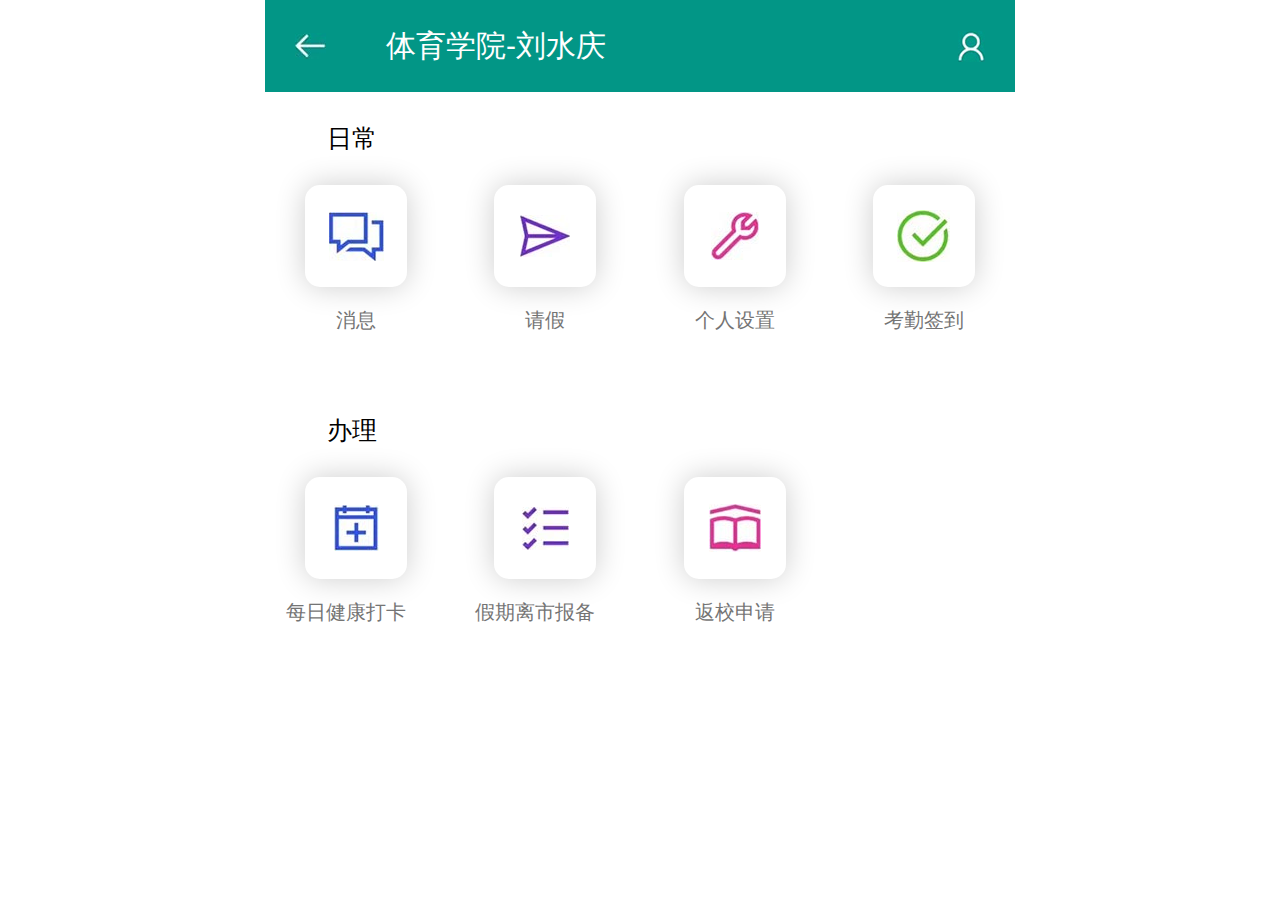
<file: index.html>
<!DOCTYPE html>
<html>
<head>
	<meta charset="utf-8">
	<meta name="viewport" content="target-densitydpi=device-dpi, width=device-width,height=device-height, initial-scale=1, user-scalable=no, minimum-scale=1.0, maximum-scale=1.0,shrink-to-fit=no" />
	<meta name="format-detection" content="telephone=no"/>
	<script type="text/javascript" src="js/rem.js"></script>
	<link type="text/css" rel="stylesheet" href="css/css.css"/>
	<title>师大移动学工用户中心</title>
</head>

<body>	
<header>
	<div class="back"><a href="javascript:;"><img src="img/hback.jpg" alt=""></a> 体育学院-刘水庆</div>
	<div class="user"><img src="img/huser.jpg" ></div>
</header>

<div class="index">
	<div class="item item_01">
		<h2>日常</h2>
		<ul>
			<li><a href="javascript:;"><div class="thumb"><img src="img/icon_01.jpg" alt=""></div><p>消息</p></a></li>
			<li><a href="ok.html"><div class="thumb"><img src="img/icon_02.jpg" alt=""></div><p>请假</p></a></li>
			<li><a href="javascript:;"><div class="thumb"><img src="img/icon_03.jpg" alt=""></div><p>个人设置</p></a></li>
			<li><a href="javascript:;"><div class="thumb"><img src="img/icon_04.jpg" alt=""></div><p>考勤签到</p></a></li>
		</ul>
	</div>
	<div class="item item_02">
		<h2>办理</h2>
		<ul>
			<li><a href="javascript:;"><div class="thumb"><img src="img/icon_05.jpg" alt=""></div><p>每日健康打卡</p></a></li>
			<li><a href="javascript:;"><div class="thumb"><img src="img/icon_06.jpg" alt=""></div><p>假期离市报备</p></a></li>
			<li><a href="javascript:;"><div class="thumb"><img src="img/icon_07.jpg" alt=""></div><p>返校申请</p></a></li>
			<li><a href="javascript:;"><div class="thumb"><img src="img/icon_07.jpg" alt=""></div><p>返校申请</p></a></li>
		</ul>
	</div>
</div>
</body>
</html>
</file>
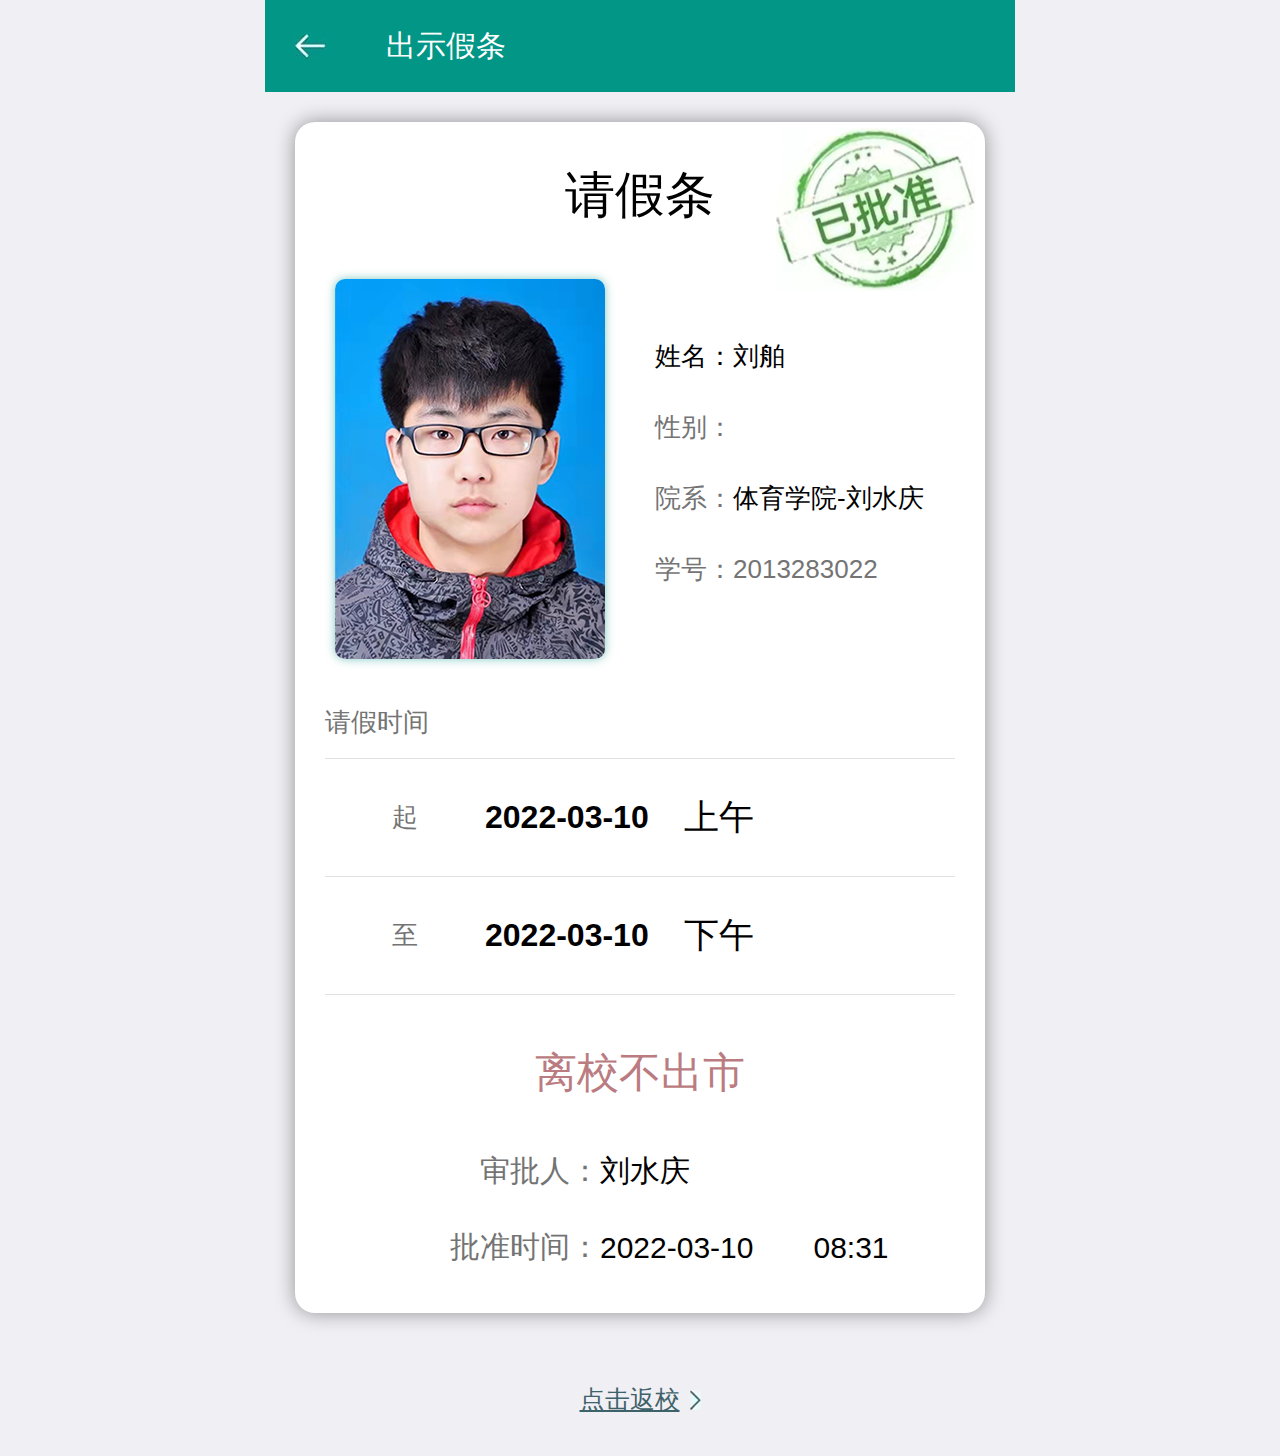
<file: ok.html>
<!DOCTYPE html>
<html>
<head>
	<meta charset="utf-8">
	<meta name="viewport" content="target-densitydpi=device-dpi, width=device-width,height=device-height, initial-scale=1, user-scalable=no, minimum-scale=1.0, maximum-scale=1.0,shrink-to-fit=no" />
	<meta name="format-detection" content="telephone=no"/>
	<script type="text/javascript" src="js/rem.js"></script>
	<link type="text/css" rel="stylesheet" href="css/css.css"/>
	<title>师大移动学工用户中心</title>
</head>

<body style="background: #f0eff4;">	
<header>
	<div class="back"><a href="index.html"><img src="img/hback.jpg" alt=""></a> 出示假条</div>
	<div class="user"></div>
</header>

<div class="section">
	<div class="ok">
		<div class="item_01">
			<div class="title">请假条</div>
			<div class="box">
				<div class="thumb"><img src="img/face.jpg" ></div>
				<div class="info">
					<div class="t">姓名：刘舶</div>
					<ul>
						<li><span>性别：</span></li>
						<li><span>院系：</span>体育学院-刘水庆</li>
						<li><span>学号：</span>2013283022</li>
					</ul>
				</div>
			</div>
		</div>
		<div class="item_02">
			<div class="t">请假时间</div>
			<ul>
				<li><p>起</p><div class="time">2022-03-10</div><span>上午</span></li>
				<li><p>至</p><div class="time">2022-03-10</div><span>下午</span></li>
			</ul>
		</div>
		<div class="item_03">
			<div class="t">离校不出市</div>
			<ul>
				<li><p>审批人：</p><p>刘水庆</p></li>
				<li><p>批准时间：</p><p>2022-03-10</p><div class="time">08:31</div></li>
			</ul>
		</div>
	</div>
</div>

<footer><a href="javascript:;">点击返校</a> <img src="img/jt.jpg" ></footer>
</body>
</html>
</file>
<file: css/css.css>
/*通用类*/
* {
	margin: 0;
	padding: 0;
	box-sizing: border-box;
}
body {
	margin: 0 auto;
	font-size: 0.24rem;
	font-family: PingFang SC, Hiragino Sans GB, Microsoft YaHei UI, Microsoft YaHei, Source Han Sans CN, sans-serif;
	background: #fff;
	text-align: justify;
	color: #010000;
	position: relative;
}
h1, h2, h3 {
	font-weight: 500;
}
img {
	border: none;
}
a {
	cursor: pointer;
	color: #333;
	text-decoration: none;
	outline: none;
}
a:hover {
	color: #006bb7;
}
ul {
	list-style-type: none;
}
em {
	font-style: normal;
}
.lt {
	float: left;
}
.rt {
	float: right;
}
input.sub, label {
	border: none;
	cursor: pointer;
}
input, textarea {
	font-family: PingFang SC, Hiragino Sans GB, Microsoft YaHei UI, Microsoft YaHei, Source Han Sans CN, sans-serif;
	outline: none;
}
table {
	border-collapse: collapse;
}
table td, table th {
	padding: 0;
}
input::-webkit-input-placeholder, textarea::-webkit-input-placeholder {
 color:#ccc;
}
input::-moz-placeholder, textarea::-moz-placeholder {   /* Mozilla Firefox 19+ */
 color:#ccc;
}
input:-moz-placeholder, textarea:-moz-placeholder {    /* Mozilla Firefox 4 to 18 */
 color:#ccc;
}
input:-ms-input-placeholder, textarea:-ms-input-placeholder {  /* Internet Explorer 10-11 */
 color:#ccc;
}
div.clear {
	font: 0px Arial;
	line-height: 0;
	height: 0;
	overflow: hidden;
	clear: both;
}
.clearfix::after {
	content: "";
	display: block;
	clear: both;
}
/*兼容老设备的rem-px基准*/
html {
	font-size: 42.6667px;
}
@media screen and (max-width: 320px) {
html {
	font-size: 42.6667px;
}
}
@media screen and (min-width: 321px) and (max-width: 360px) {
html {
	font-size: 48px;
}
}
@media screen and (min-width: 361px) and (max-width: 375px) {
html {
	font-size: 50px;
}
}
@media screen and (min-width: 376px) and (max-width: 414px) {
html {
	font-size: 55px;
}
}
@media screen and (min-width: 415px) and (max-width: 484px) {
html {
	font-size: 64px;
}
}
@media screen and (min-width: 485px) and (max-width: 720px) {
html {
	font-size: 96px;
}
}
@media screen and (min-width: 721px) and (max-width: 768px) {
html {
	font-size: 102px;
}
}
@media screen and (min-width: 769px) and (max-width: 1080px) {
html {
	font-size: 144px;
}
}
@media screen and (min-width: 1080px) {
html {
	font-size: 144px;
}
}
/*新设备的rem-vw标准*/
header{width: 100%; height: 0.92rem; padding: 0 0.3rem; background: #029686; overflow: hidden; position: sticky; top: 0; display: flex; justify-content: space-between; align-items: center;}
header .back{font-size: 0.3rem; color: #fff; display: flex; align-items: center;}
header .back a{ margin-right: 0.6rem;}
header .back a img{display: block; width: 0.31rem; height: 0.26rem;}
header .user img{display: block; width: 0.27rem; height: 0.31rem;}

.index{width: 100%; height: auto;}
.index .item{ padding: 0 0.4rem;}
.index .item h2{ padding: 0.3rem 0 0.3rem; font-size: 0.25rem; text-indent: 0.22rem; font-weight: 500;}
.index .item ul{display: flex; justify-content: space-between;}
.index .item ul li{display: flex; flex-direction: column; justify-content: center; align-items: center; position: relative;}
.index .item ul li a .thumb{display: flex; align-items: center; justify-content: center; flex-direction: column; width: 1.02rem; height: 1.02rem; box-shadow: 0 0 30px rgba(0,0,0,0.2); border-radius: 0.15rem;}
.index .item ul p{font-size: 0.2rem; text-align: center; padding-top: 0.2rem; color: #747474;}
.index .item_02 ul li:nth-child(1) p,.index .item_02 ul li:nth-child(2) p{ position: relative; margin-left: -0.2rem;}

.index .item_01 ul li:nth-child(1) img{display: block; width:0.55rem; height: 0.49rem;}
.index .item_01 ul li:nth-child(2) img{display: block; width:0.50rem; height: 0.42rem;}
.index .item_01 ul li:nth-child(3) img{display: block; width:0.48rem; height: 0.48rem;}
.index .item_01 ul li:nth-child(4) img{display: block; width:0.53rem; height: 0.52rem;}

.index .item_02{ padding-top: 0.5rem;}
.index .item_02 ul li:nth-child(1) img{display: block; width:0.45rem; height: 0.46rem;}
.index .item_02 ul li:nth-child(2) img{display: block; width:0.47rem; height: 0.43rem;}
.index .item_02 ul li:nth-child(3) img{display: block; width:0.52rem; height: 0.48rem;}
.index .item_02 ul li:nth-child(4){opacity: 0;}

.section{padding:0.3rem;}
.section .ok{background: #fff url(../img/pz.jpg) no-repeat right 0.1rem top 0.05rem; padding-bottom: 0.1rem; background-size:1.99rem 1.64rem; box-shadow: 0 0 0.2rem rgba(0,0,0,0.4); border-radius: 0.2rem;}
.section .ok .title{padding-top: 0.4rem; padding-bottom: 0.5rem; font-size: 0.5rem; text-align: center; font-family: '宋体';}
.section .item_01 .box{display: flex; align-items: center; padding: 0 0.4rem;}
.section .item_01 .thumb img{width: 2.7rem; font-size: 3.8rem; margin-right: 0.5rem; border-radius: 0.1rem; box-shadow: 0 0 0.1rem rgba(2,150,134,0.5);}
.section .item_01 .info .t{font-size: 0.26rem; padding-bottom: 0.18rem;}
.section .item_01 .info ul li{font-size: 0.26rem; padding:0.18rem 0;}
.section .item_01 .info ul li span{color: #747474;}
.section .item_01 .info ul li:last-child{color: #747474;}
.section .item_02{padding: 0.4rem 0.3rem 0;}
.section .item_02 .t{font-size: 0.26rem; color: #747474; margin-bottom: 0.18rem;}
.section .item_02 ul{border-top: 0.01rem solid #e1e1e1;}
.section .item_02 ul li{ padding: 0.35rem 0; display: flex; align-items: center; border-bottom: 0.01rem solid #e1e1e1; font-size: 0.26rem;}
.section .item_02 ul li p{flex: 0 0 1.6rem; text-align: center; color: #747474;}
.section .item_02 ul li .time{font-size: 0.32rem; color: #000; font-weight: bold; padding-right: 0.35rem;}
.section .item_02 ul li span{font-size: 0.35rem;}
.section .item_03{text-align: center;}
.section .item_03 .t{padding: 0.5rem 0; font-size: 0.42rem; color: #ba7c81;}
.section .item_03 ul{ padding-left: 1.4rem; font-size: 0.3rem;}
.section .item_03 ul li{display: flex; align-items: center; padding-bottom: 0.35rem;}
.section .item_03 ul li p:first-child{flex: 0 0 1.65rem; text-align: right; color: #747474;}
.section .item_03 ul li .time{padding-left: 0.6rem;}

footer{ padding: 0.4rem; text-align: center; display: flex; align-items: center; justify-content: center;}
footer a{font-size: 0.25rem; color: #3e626a; text-decoration: underline;}
footer img{display: block; width: 0.11rem; height: 0.2rem; margin-left: 0.1rem;}
</file>
